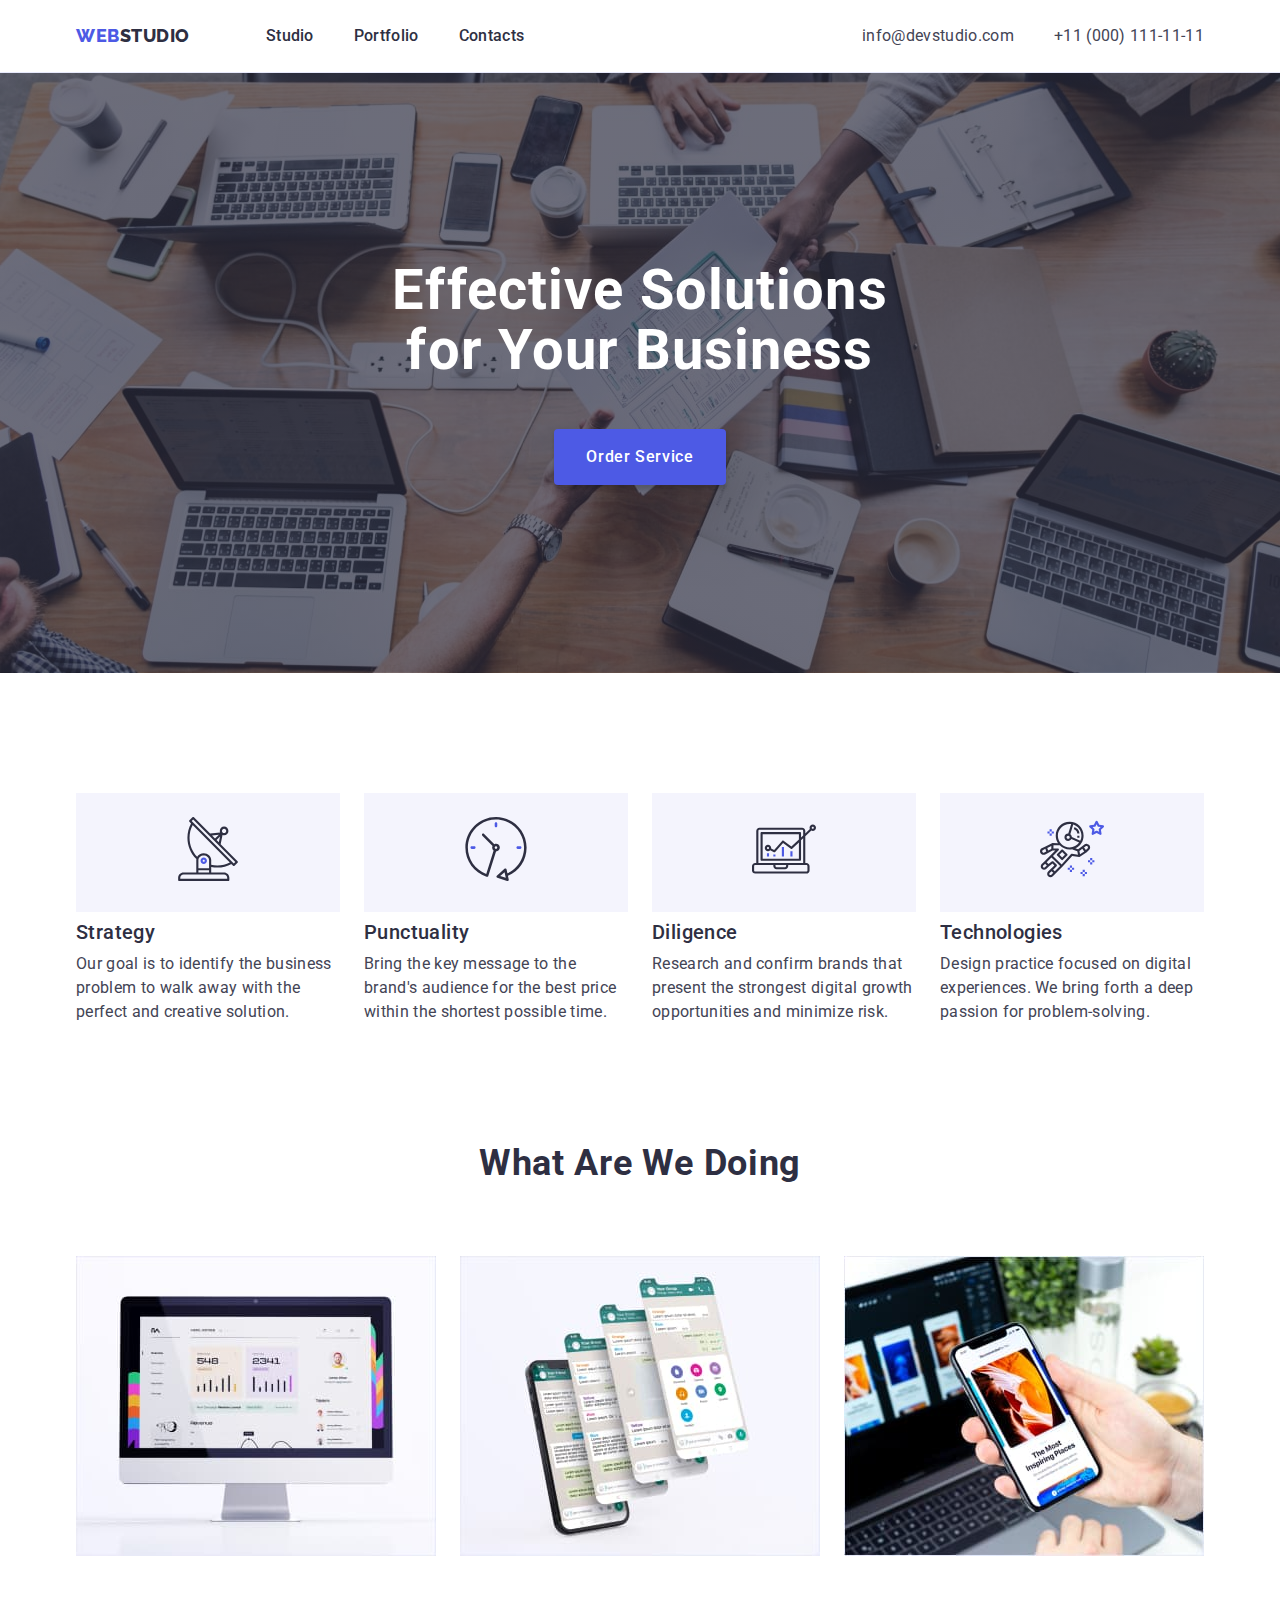
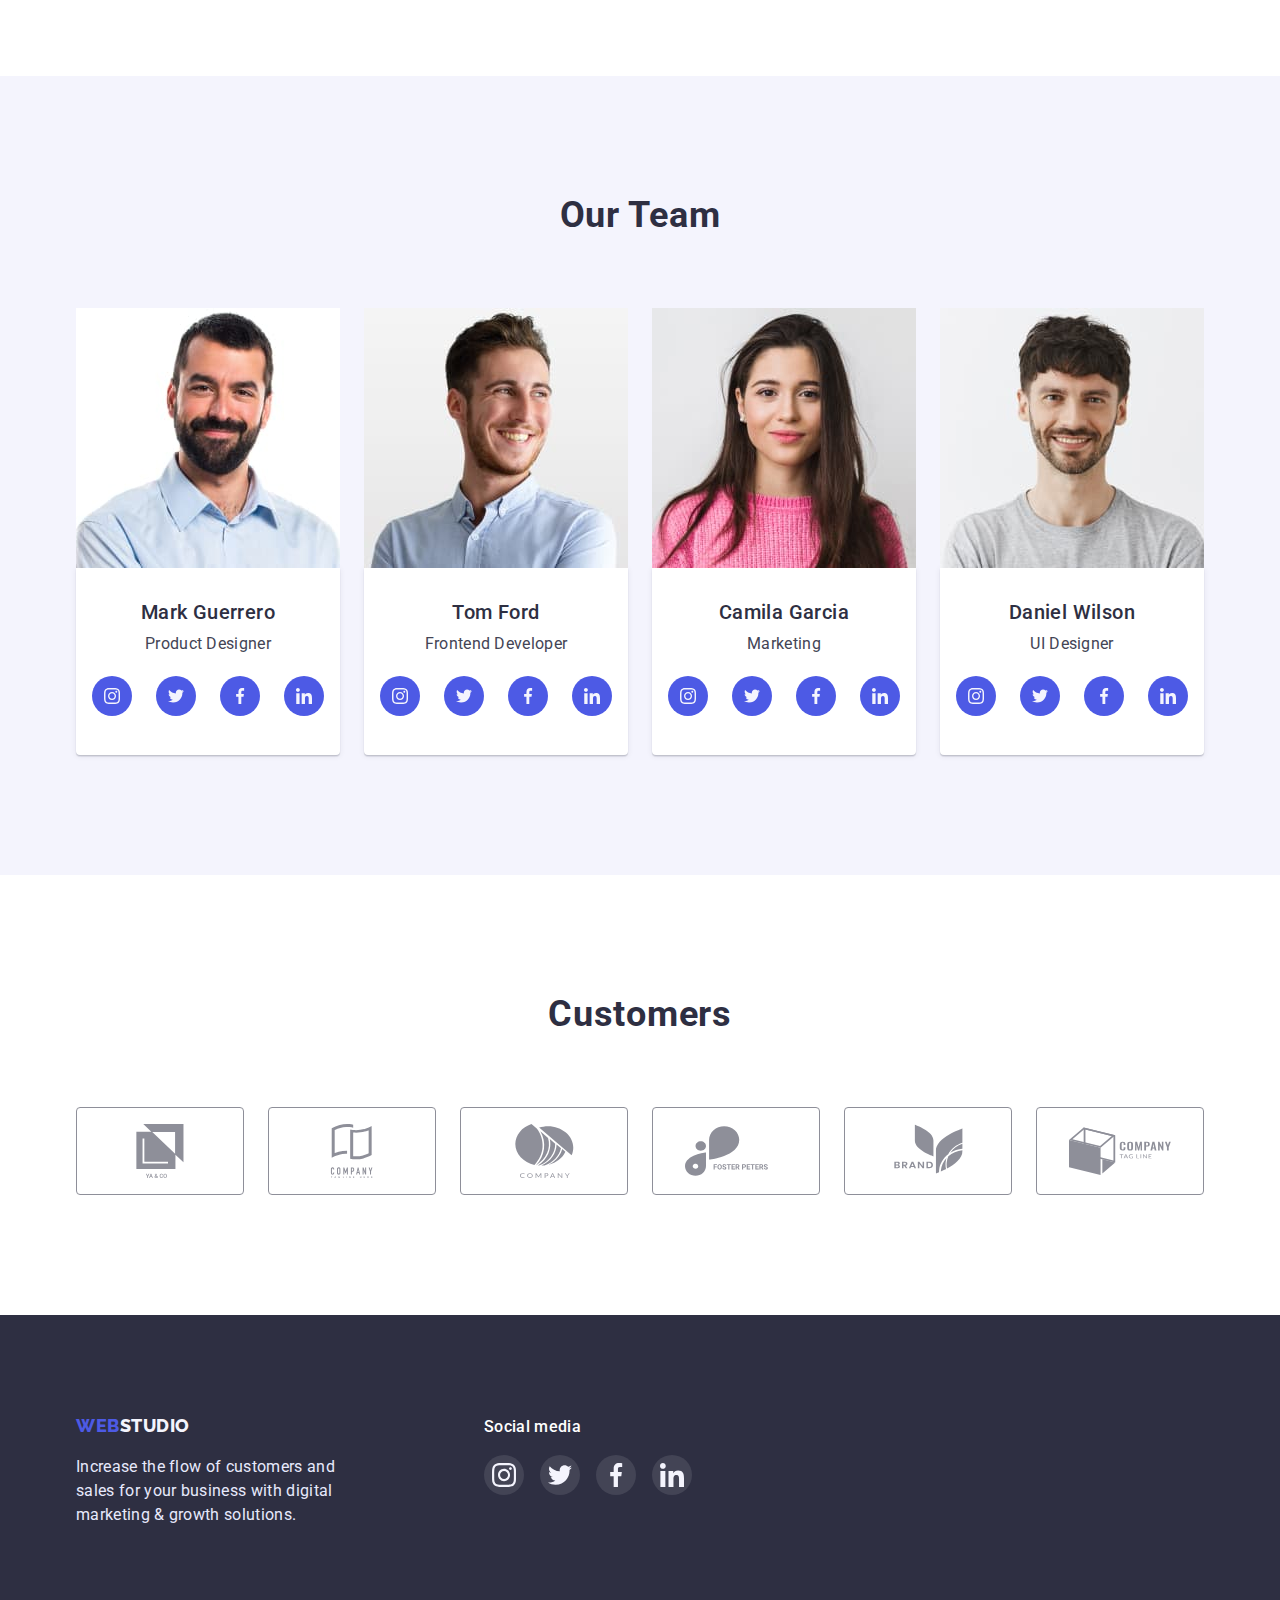
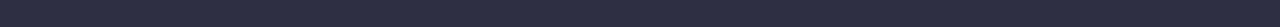
<file: index.html>
<!DOCTYPE html>
<html lang="en">
  <head>
    <meta charset="UTF-8" />
    <meta http-equiv="X-UA-Compatible" content="IE=edge" />
    <meta name="viewport" content="width=device-width, initial-scale=1.0" />
    <title>WebStudio</title>
    <link rel="preconnect" href="https://fonts.googleapis.com" />
    <link rel="preconnect" href="https://fonts.gstatic.com" crossorigin />
    <link
      href="https://fonts.googleapis.com/css2?family=Raleway:wght@800&family=Roboto:wght@400;500;700;900&display=swap"
      rel="stylesheet"
    />
    <link
      rel="stylesheet"
      href="https://cdn.jsdelivr.net/npm/modern-normalize@1.1.0/modern-normalize.css"
    />
    <link rel="stylesheet" href="./css/styles.css" />
  </head>
  <body>
    <!-- -----------------------HEADER -->
    <header class="header-size">
      <div class="container had-flex">
        <nav class="navigation">
          <!-- -------------logo -->
          <a class="logo link" href="./index.html"
            >Web<span class="logo-studio">Studio</span></a
          >
          <!-- ----------------menu -->
          <ul class="list flex-menu">
            <li class="flex-menu-item">
              <a class="link link-menu" href="./index.html">Studio</a>
            </li>
            <li class="flex-menu-item">
              <a class="link link-menu" href="./portfolio.html">Portfolio</a>
            </li>
            <li class="flex-menu-item">
              <a class="link link-menu" href="">Contacts</a>
            </li>
          </ul>
        </nav>
        <!-- ---------contacts-address -->
        <address class="addres-contact">
          <ul class="list contact-flex-menu">
            <li class="flex-address-item">
              <a class="link link-contact" href="mailto:info@devstudio.com"
                >info@devstudio.com</a
              >
            </li>
            <li class="flex-address-item">
              <a class="link link-contact" href="tel:+110001111111"
                >+11 (000) 111-11-11</a
              >
            </li>
          </ul>
        </address>
      </div>
    </header>
    <main>
      <!-- --------------------------BODY -->
      <!-- ---------------hero -->
      <section class="hero-section">
        <div class="container">
          <h1 class="hi-title">Effective Solutions for Your Business</h1>
          <button type="button" class="btn">Order Service</button>
        </div>
      </section>
      <!-- --------------about -->
      <section class="about-section">
        <div class="container">
          <h2 class="h-hide">About</h2>
          <ul class="list about-flex-container">
            <li class="about-list-item">
              <div class="about-block-item">
                <svg class="about-icon">
                  <use href="./images/icons.svg#icon-antenna-1"></use>
                </svg>
              </div>
              <h3 class="hiii-title">Strategy</h3>
              <p class="p-title">
                Our goal is to identify the business problem to walk away with
                the perfect and creative solution.
              </p>
            </li>
            <li class="about-list-item">
              <div class="about-block-item">
                <svg class="about-icon">
                  <use href="./images/icons.svg#icon-clock-1"></use>
                </svg>
              </div>
              <h3 class="hiii-title">Punctuality</h3>
              <p class="p-title">
                Bring the key message to the brand's audience for the best price
                within the shortest possible time.
              </p>
            </li>
            <li class="about-list-item">
              <div class="about-block-item">
                <svg class="about-icon">
                  <use href="./images/icons.svg#icon-diagram-1"></use>
                </svg>
              </div>
              <h3 class="hiii-title">Diligence</h3>
              <p class="p-title">
                Research and confirm brands that present the strongest digital
                growth opportunities and minimize risk.
              </p>
            </li>
            <li class="about-list-item">
              <div class="about-block-item">
                <svg class="about-icon">
                  <use href="./images/icons.svg#icon-astronaut-1"></use>
                </svg>
              </div>
              <h3 class="hiii-title">Technologies</h3>
              <p class="p-title">
                Design practice focused on digital experiences. We bring forth a
                deep passion for problem-solving.
              </p>
            </li>
          </ul>
        </div>
      </section>
      <!-- ------------what are we going -->
      <section class="what-going section">
        <div class="container">
          <h2 class="hii-title">What are we doing</h2>
          <ul class="list what-doing-flex">
            <li><img src="./images/img01.jpg" alt="pc" width="360" /></li>
            <li><img src="./images/img02.jpg" alt="mobile" width="360" /></li>
            <li><img src="./images/img03.jpg" alt="design" width="360" /></li>
          </ul>
        </div>
      </section>
      <!-- ---------------team -->
      <section class="team-section section">
        <div class="container">
          <h2 class="hii-title">Our Team</h2>
          <ul class="list team-flex-menu">
            <li class="team-card">
              <img src="./images/img1.jpg" alt="Mark Guerrero" width="264" />
              <div class="team-card-item">
                <h3 class="hiii-title">Mark Guerrero</h3>
                <p class="p-title">Product Designer</p>
                <ul class="team-social-block list">
                  <li class="team-social-li">
                    <a class="team-social-link" href="">
                      <svg class="tean-social-icon" width="16px" height="16px">
                        <use
                          href="./images/icons.svg#icon-instagram-2"
                        ></use></svg
                    ></a>
                  </li>

                  <li class="team-social-li">
                    <a class="team-social-link" href="">
                      <svg class="tean-social-icon" width="16px" height="16px">
                        <use
                          href="./images/icons.svg#icon-twitter-1"
                        ></use></svg
                    ></a>
                  </li>

                  <li class="team-social-li">
                    <a class="team-social-link" href="">
                      <svg class="tean-social-icon" width="16px" height="16px">
                        <use
                          href="./images/icons.svg#icon-facebook-1"
                        ></use></svg
                    ></a>
                  </li>

                  <li class="team-social-li">
                    <a class="team-social-link" href="">
                      <svg class="tean-social-icon" width="16px" height="16px">
                        <use
                          href="./images/icons.svg#icon-linkedin-1"
                        ></use></svg
                    ></a>
                  </li>
                </ul>
              </div>
            </li>
            <li class="team-card">
              <img src="./images/img2.jpg" alt="Tom Ford" width="264" />
              <div class="team-card-item">
                <h3 class="hiii-title">Tom Ford</h3>
                <p class="p-title">Frontend Developer</p>
                <ul class="team-social-block list">
                  <li class="team-social-li">
                    <a class="team-social-link" href="">
                      <svg class="tean-social-icon" width="16px" height="16px">
                        <use
                          href="./images/icons.svg#icon-instagram-2"
                        ></use></svg
                    ></a>
                  </li>

                  <li class="team-social-li">
                    <a class="team-social-link" href="">
                      <svg class="tean-social-icon" width="16px" height="16px">
                        <use
                          href="./images/icons.svg#icon-twitter-1"
                        ></use></svg
                    ></a>
                  </li>

                  <li class="team-social-li">
                    <a class="team-social-link" href="">
                      <svg class="tean-social-icon" width="16px" height="16px">
                        <use
                          href="./images/icons.svg#icon-facebook-1"
                        ></use></svg
                    ></a>
                  </li>

                  <li class="team-social-li">
                    <a class="team-social-link" href="">
                      <svg class="tean-social-icon" width="16px" height="16px">
                        <use
                          href="./images/icons.svg#icon-linkedin-1"
                        ></use></svg
                    ></a>
                  </li>
                </ul>
              </div>
            </li>
            <li class="team-card">
              <img src="./images/img3.jpg" alt="Camila Garcia" width="264" />
              <div class="team-card-item">
                <h3 class="hiii-title">Camila Garcia</h3>
                <p class="p-title">Marketing</p>
                <ul class="team-social-block list">
                  <li class="team-social-li">
                    <a class="team-social-link" href="">
                      <svg class="tean-social-icon" width="16px" height="16px">
                        <use
                          href="./images/icons.svg#icon-instagram-2"
                        ></use></svg
                    ></a>
                  </li>

                  <li class="team-social-li">
                    <a class="team-social-link" href="">
                      <svg class="tean-social-icon" width="16px" height="16px">
                        <use
                          href="./images/icons.svg#icon-twitter-1"
                        ></use></svg
                    ></a>
                  </li>

                  <li class="team-social-li">
                    <a class="team-social-link" href="">
                      <svg class="tean-social-icon" width="16px" height="16px">
                        <use
                          href="./images/icons.svg#icon-facebook-1"
                        ></use></svg
                    ></a>
                  </li>

                  <li class="team-social-li">
                    <a class="team-social-link" href="">
                      <svg class="tean-social-icon" width="16px" height="16px">
                        <use
                          href="./images/icons.svg#icon-linkedin-1"
                        ></use></svg
                    ></a>
                  </li>
                </ul>
              </div>
            </li>
            <li class="team-card">
              <img src="./images/img4.jpg" alt="Daniel Wilson" width="264" />
              <div class="team-card-item">
                <h3 class="hiii-title">Daniel Wilson</h3>
                <p class="p-title">UI Designer</p>
                <ul class="team-social-block list">
                  <li class="team-social-li">
                    <a class="team-social-link" href="">
                      <svg class="tean-social-icon" width="16px" height="16px">
                        <use
                          href="./images/icons.svg#icon-instagram-2"
                        ></use></svg
                    ></a>
                  </li>

                  <li class="team-social-li">
                    <a class="team-social-link" href="">
                      <svg class="tean-social-icon" width="16px" height="16px">
                        <use
                          href="./images/icons.svg#icon-twitter-1"
                        ></use></svg
                    ></a>
                  </li>

                  <li class="team-social-li">
                    <a class="team-social-link" href="">
                      <svg class="tean-social-icon" width="16px" height="16px">
                        <use
                          href="./images/icons.svg#icon-facebook-1"
                        ></use></svg
                    ></a>
                  </li>

                  <li class="team-social-li">
                    <a class="team-social-link" href="">
                      <svg class="tean-social-icon" width="16px" height="16px">
                        <use
                          href="./images/icons.svg#icon-linkedin-1"
                        ></use></svg
                    ></a>
                  </li>
                </ul>
              </div>
            </li>
          </ul>
        </div>
      </section>
      <!-- -------------------------customers -->

      <section class="section">
        <div class="container">
          <h2 class="hii-title">Customers</h2>
          <ul class="customers-block list">
            <li class="customers-li">
              <a class="customers-link" href="">
                <svg class="customers-icon">
                  <use href="./images/icons.svg#icon-group"></use></svg
              ></a>
            </li>

            <li class="customers-li">
              <a class="customers-link" href="">
                <svg class="customers-icon">
                  <use href="./images/icons.svg#icon-group2"></use></svg
              ></a>
            </li>

            <li class="customers-li">
              <a class="customers-link" href="">
                <svg class="customers-icon">
                  <use href="./images/icons.svg#icon-group3"></use></svg
              ></a>
            </li>

            <li class="customers-li">
              <a class="customers-link" href="">
                <svg class="customers-icon">
                  <use href="./images/icons.svg#icon-group4"></use></svg
              ></a>
            </li>

            <li class="customers-li">
              <a class="customers-link" href="">
                <svg class="customers-icon">
                  <use href="./images/icons.svg#icon-group5"></use></svg
              ></a>
            </li>

            <li class="customers-li">
              <a class="customers-link" href="">
                <svg class="customers-icon">
                  <use href="./images/icons.svg#icon-group6"></use></svg
              ></a>
            </li>
          </ul>
        </div>
      </section>
    </main>
    <!-- -----------------------FOOTER -->
    <footer class="footer-section">
      <div class="container foot-flex">
        <div>
          <a class="link logo" href="./index.html"
            >Web<span class="logo-footer">Studio</span></a
          >
          <p class="foot-info">
            Increase the flow of customers and sales for your business with
            digital marketing & growth solutions.
          </p>
        </div>
        <!-- -----------------social media -->
        <div class="social-media-foot">
          <h4 class="hiv-title">Social media</h4>
          <ul class="social-media-list list">
            <li class="foot-social-li">
              <a class="foot-social-link" href="">
                <svg class="foot-social-icon" width="24px" height="24px">
                  <use href="./images/icons.svg#icon-instagram-2"></use></svg
              ></a>
            </li>

            <li class="foot-social-li">
              <a class="foot-social-link" href="">
                <svg class="foot-social-icon" width="24px" height="24px">
                  <use href="./images/icons.svg#icon-twitter-1"></use></svg
              ></a>
            </li>

            <li class="foot-social-li">
              <a class="foot-social-link" href="">
                <svg class="foot-social-icon" width="24px" height="24px">
                  <use href="./images/icons.svg#icon-facebook-1"></use></svg
              ></a>
            </li>

            <li class="foot-social-li">
              <a class="foot-social-link" href="">
                <svg class="foot-social-icon" width="24px" height="24px">
                  <use href="./images/icons.svg#icon-linkedin-1"></use></svg
              ></a>
            </li>
          </ul>
        </div>
      </div>
    </footer>
  </body>
</html>
</file>
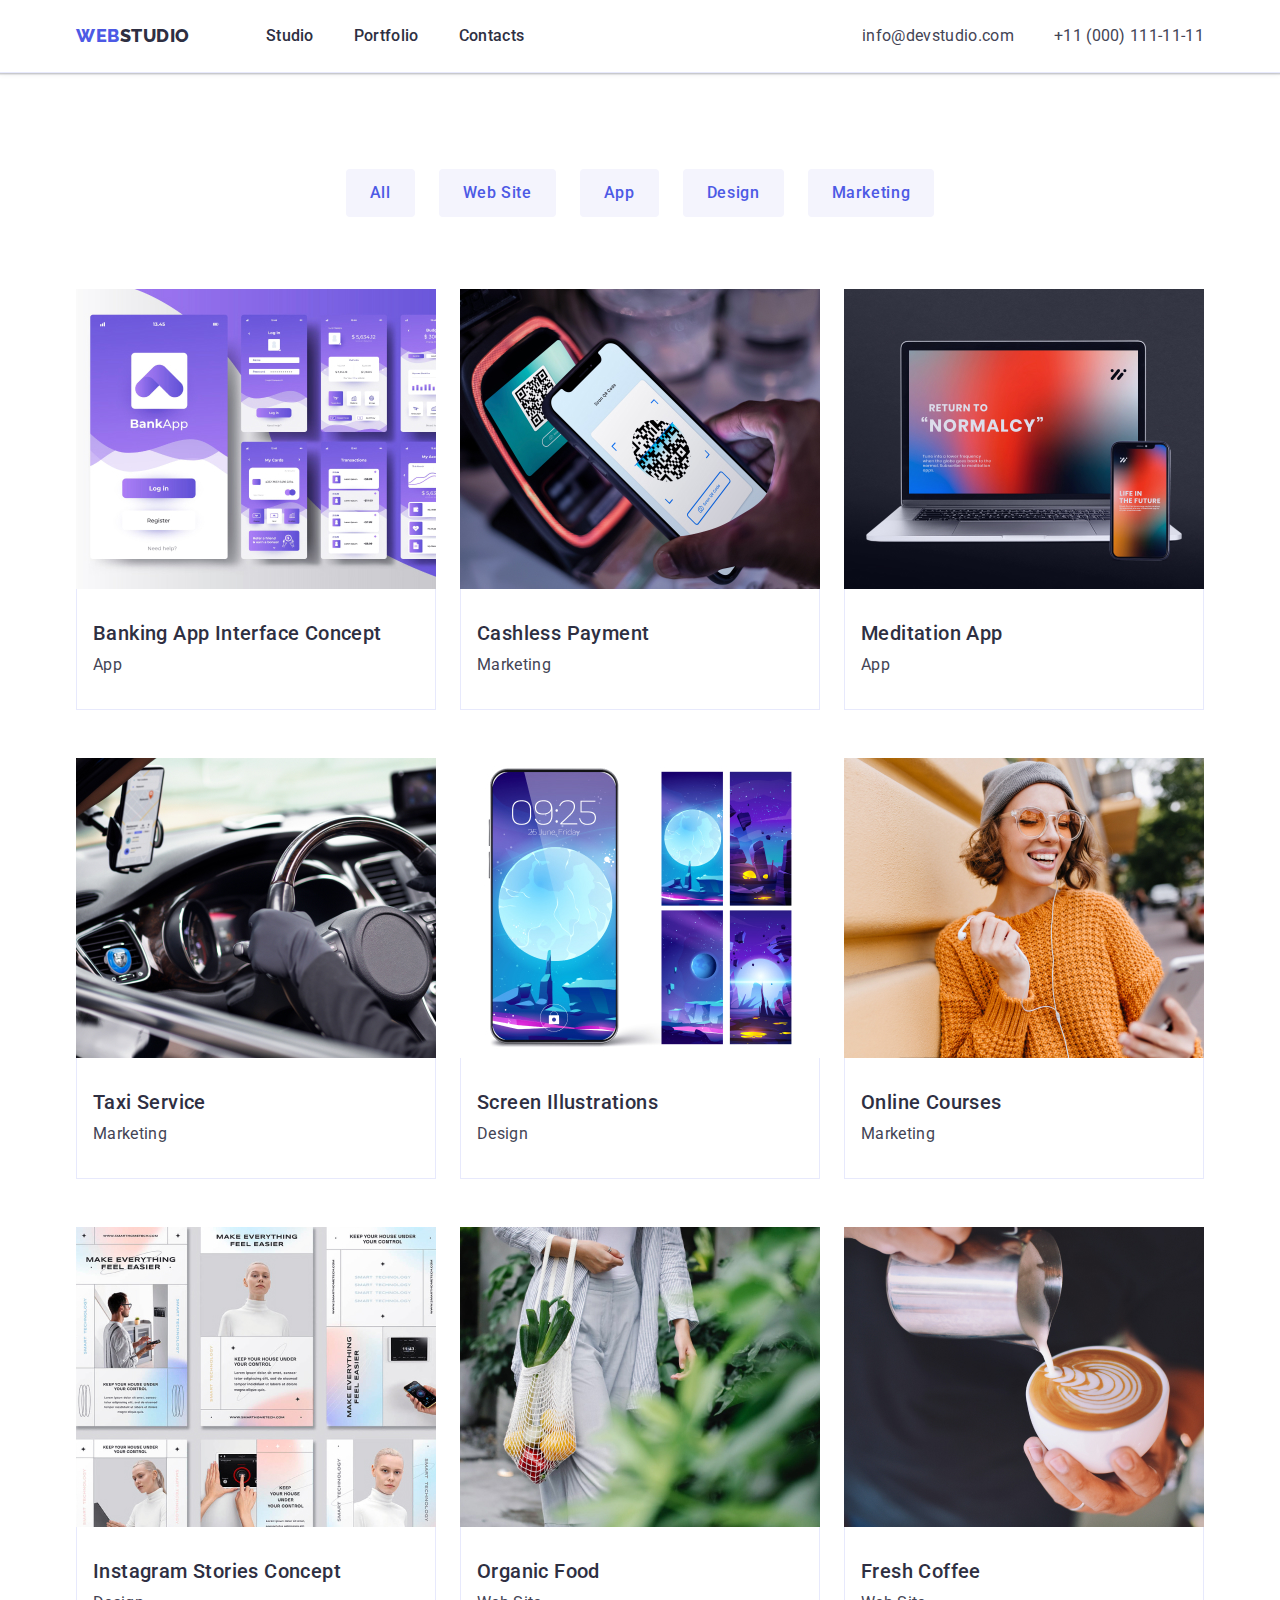
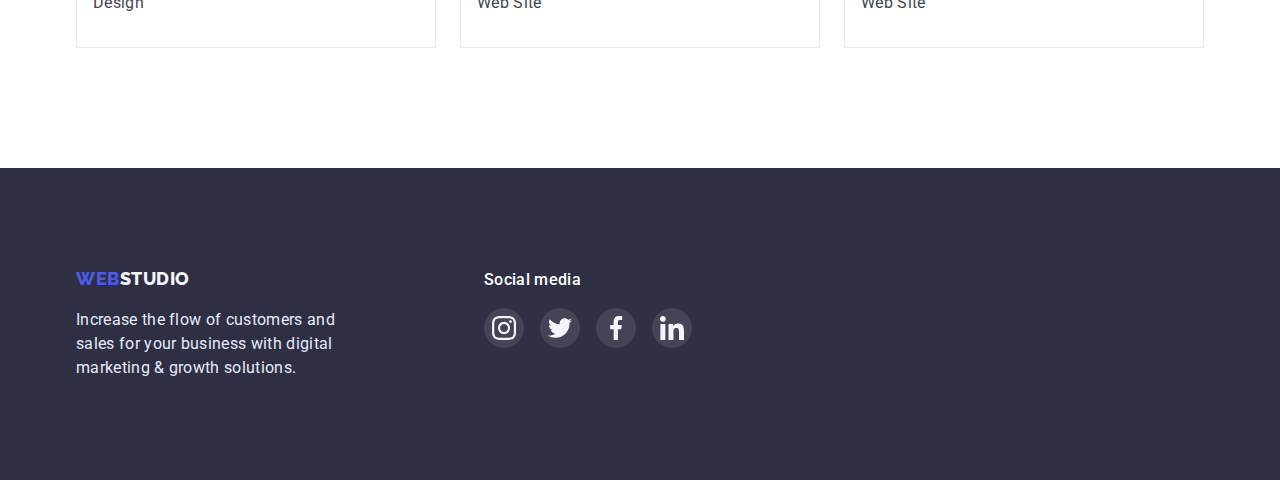
<file: portfolio.html>
<!DOCTYPE html>
<html lang="en">
  <head>
    <meta charset="UTF-8" />
    <meta http-equiv="X-UA-Compatible" content="IE=edge" />
    <meta name="viewport" content="width=device-width, initial-scale=1.0" />
    <title>Portfolio</title>
    <link rel="preconnect" href="https://fonts.googleapis.com" />
    <link rel="preconnect" href="https://fonts.gstatic.com" crossorigin />
    <link
      href="https://fonts.googleapis.com/css2?family=Raleway:wght@800&family=Roboto:wght@400;500;700;900&display=swap"
      rel="stylesheet"
    />
    <link
      rel="stylesheet"
      href="https://cdn.jsdelivr.net/npm/modern-normalize@1.1.0/modern-normalize.css"
    />
    <link rel="stylesheet" href="./css/styles.css" />
  </head>
  <body>
    <!-- -----------------------HEADER -->
    <header class="header-size">
      <div class="container had-flex">
        <nav class="navigation">
          <!-- -------------logo -->
          <a class="logo link" href="./index.html"
            >Web<span class="logo-studio">Studio</span></a
          >
          <!-- ----------------menu -->
          <ul class="list flex-menu">
            <li class="flex-menu-item">
              <a class="link link-menu" href="./index.html">Studio</a>
            </li>
            <li class="flex-menu-item">
              <a class="link link-menu" href="./portfolio.html">Portfolio</a>
            </li>
            <li class="flex-menu-item">
              <a class="link link-menu" href="">Contacts</a>
            </li>
          </ul>
        </nav>
        <!-- ---------contacts-address -->
        <address class="addres-contact">
          <ul class="list contact-flex-menu">
            <li class="flex-address-item">
              <a class="link link-contact" href="mailto:info@devstudio.com"
                >info@devstudio.com</a
              >
            </li>
            <li class="flex-address-item">
              <a class="link link-contact" href="tel:+110001111111"
                >+11 (000) 111-11-11</a
              >
            </li>
          </ul>
        </address>
      </div>
    </header>
    <!-- ------------------------------MAIN -->
    <main>
      <section class="filter-btn-section">
        <div class="container">
          <h1 class="h-hide">portfolio-filter</h1>
          <ul class="list btn-list">
            <li><button type="button" class="fltr-btn">All</button></li>
            <li><button type="button" class="fltr-btn">Web Site</button></li>
            <li><button type="button" class="fltr-btn">App</button></li>
            <li><button type="button" class="fltr-btn">Design</button></li>
            <li><button type="button" class="fltr-btn">Marketing</button></li>
          </ul>
        </div>

        <!-- --------------------------------content for filter -->
        <div class="container portf-content-section">
          <ul class="list filter-content">
            <li class="filter-content">
              <a class="link content-link" href=""
                ><img
                  src="./images/portfolio/img.jpg"
                  alt="terminal"
                  width="360"
                  height="300"
                />
                <div class="filter-content-item">
                  <h2 class="hiii-title">Banking App Interface Concept</h2>
                  <p class="p-title">App</p>
                </div>
              </a>
            </li>
            <li class="filter-content">
              <a class="link content-link" href=""
                ><img
                  src="./images/portfolio/img1.jpg"
                  alt="terminal"
                  width="360"
                  height="300"
                />
                <div class="filter-content-item">
                  <h2 class="hiii-title">Cashless Payment</h2>
                  <p class="p-title">Marketing</p>
                </div>
              </a>
            </li>
            <li class="filter-content">
              <a class="link content-link" href=""
                ><img
                  src="./images/portfolio/img2.jpg"
                  alt="App"
                  width="360"
                  height="300"
                />
                <div class="filter-content-item">
                  <h2 class="hiii-title">Meditation App</h2>
                  <p class="p-title">App</p>
                </div>
              </a>
            </li>
            <li class="filter-content">
              <a class="link content-link" href=""
                ><img
                  src="./images/portfolio/img3.jpg"
                  alt="taxi"
                  width="360"
                  height="300"
                />
                <div class="filter-content-item">
                  <h2 class="hiii-title">Taxi Service</h2>
                  <p class="p-title">Marketing</p>
                </div>
              </a>
            </li>
            <li class="filter-content">
              <a class="link content-link" href=""
                ><img
                  src="./images/portfolio/img4.jpg"
                  alt="screen"
                  width="360"
                  height="300"
                />
                <div class="filter-content-item">
                  <h2 class="hiii-title">Screen Illustrations</h2>
                  <p class="p-title">Design</p>
                </div>
              </a>
            </li>
            <li class="filter-content">
              <a class="link content-link" href=""
                ><img
                  src="./images/portfolio/img5.jpg"
                  alt="women"
                  width="360"
                  height="300"
                />
                <div class="filter-content-item">
                  <h2 class="hiii-title">Online Courses</h2>
                  <p class="p-title">Marketing</p>
                </div>
              </a>
            </li>
            <li class="filter-content">
              <a class="link content-link" href=""
                ><img
                  src="./images/portfolio/img6.jpg"
                  alt="ui-pages"
                  width="360"
                  height="300"
                />
                <div class="filter-content-item">
                  <h2 class="hiii-title">Instagram Stories Concept</h2>
                  <p class="p-title">Design</p>
                </div>
              </a>
            </li>
            <li class="filter-content">
              <a class="link content-link" href=""
                ><img
                  src="./images/portfolio/img7.jpg"
                  alt="food"
                  width="360"
                  height="300"
                />
                <div class="filter-content-item">
                  <h2 class="hiii-title">Organic Food</h2>
                  <p class="p-title">Web Site</p>
                </div>
              </a>
            </li>
            <li class="filter-content">
              <a class="link content-link" href=""
                ><img
                  src="./images/portfolio/img8.jpg"
                  alt="coffe"
                  width="360"
                  height="300"
                />
                <div class="filter-content-item">
                  <h2 class="hiii-title">Fresh Coffee</h2>
                  <p class="p-title">Web Site</p>
                </div>
              </a>
            </li>
          </ul>
        </div>
      </section>
    </main>
    <footer class="footer-section">
      <div class="container foot-flex">
        <div>
          <a class="link logo" href="./index.html"
            >Web<span class="logo-footer">Studio</span></a
          >
          <p class="foot-info">
            Increase the flow of customers and sales for your business with
            digital marketing & growth solutions.
          </p>
        </div>
        <!-- -----------------social media -->
        <div class="social-media-foot">
          <h4 class="hiv-title">Social media</h4>
          <ul class="social-media-list list">
            <li class="foot-social-li">
              <a class="foot-social-link" href="">
                <svg class="foot-social-icon" width="24px" height="24px">
                  <use href="./images/icons.svg#icon-instagram-2"></use></svg
              ></a>
            </li>

            <li class="foot-social-li">
              <a class="foot-social-link" href="">
                <svg class="foot-social-icon" width="24px" height="24px">
                  <use href="./images/icons.svg#icon-twitter-1"></use></svg
              ></a>
            </li>

            <li class="foot-social-li">
              <a class="foot-social-link" href="">
                <svg class="foot-social-icon" width="24px" height="24px">
                  <use href="./images/icons.svg#icon-facebook-1"></use></svg
              ></a>
            </li>

            <li class="foot-social-li">
              <a class="foot-social-link" href="">
                <svg class="foot-social-icon" width="24px" height="24px">
                  <use href="./images/icons.svg#icon-linkedin-1"></use></svg
              ></a>
            </li>
          </ul>
        </div>
      </div>
    </footer>
  </body>
</html>
</file>
<file: css/styles.css>
:root {
  /* Primary Brand  */
  --iris: #4d5ae5;

  /* Pressed state */
  --ocean: #404bbf;

  /* Dark */
  --navy-blue: #2e2f42;

  /* Text */
  --slate: #434455;

  /* Subtle Text*/
  --light-slate: #8e8f99;

  /* Accent */
  --cornflower: #e7e9fc;

  /* Light */
  --cloud: #f4f4fd;

  /* Modal overlay */
  --navy-blue-modal: #2e2f42;

  /* Success */
  --green: #31d0aa;
  /* background  */
  --white-color: #ffffff;
}
h1,
h2,
h3,
h4,
p {
  margin-top: 0;
  margin-bottom: 0;
}
ul,
ol {
  margin-top: 0;
  margin-bottom: 0;
  padding-left: 0;
}
img {
  display: block;
  max-width: 100%;
  height: auto;
}
.list {
  list-style: none;
}
.link {
  text-decoration: none;
}
body {
  background-color: var(--white-color);
  font-family: "Roboto", sans-serif;
  font-style: normal;
  font-weight: 400;
  font-size: 16px;
  line-height: 1.5;
  letter-spacing: 0.02em;
  color: var(--slate);
}
.section {
  padding-top: 120px;
  padding-bottom: 120px;
}
/*---------------------------- h1-h3, p setting */

.hii-title {
  font-weight: 700;
  font-size: 36px;
  line-height: 1.11;
  letter-spacing: 0.02em;
  text-align: center;
  color: var(--navy-blue);
  text-transform: capitalize;

  margin-bottom: 72px;
}
.h-hide {
  display: none;
}
.hiii-title {
  font-weight: 500;
  font-size: 20px;
  line-height: 1.2;
  color: var(--navy-blue);
  letter-spacing: 0.02em;
  margin-bottom: 8px;
}
.hiv-title {
  font-weight: 500;
  font-size: 16px;
  line-height: 1.5;
  color: var(--white-color);
  letter-spacing: 0.02em;
  margin-bottom: 16px;
}
.p-title {
  color: var(--slate);
}
/* ul {
  list-style: none;
}
a {
  text-decoration: none;
}
/*---- 
* {
  list-style: none;
  text-decoration: none;
} 
-----*/
/* --------------------HEADER----------------- */
.header-size {
  padding-top: 24px;
  padding-bottom: 24px;
  border-bottom: 1px solid #e7e9fc;
  box-shadow: 0px 2px 1px rgba(46, 47, 66, 0.08),
    0px 1px 1px rgba(46, 47, 66, 0.16), 0px 1px 6px rgba(46, 47, 66, 0.08);
}
.container {
  width: 1158px;
  margin-left: auto;
  margin-right: auto;
  padding-left: 15px;
  padding-right: 15px;
}
.had-flex {
  display: flex;
  align-items: center;
  justify-content: space-between;
}
.navigation {
  display: flex;
  align-items: center;
}

/* -------------------logo */
.logo {
  font-family: "Raleway", sans-serif;
  font-style: normal;
  font-weight: 800;
  font-size: 18px;
  line-height: 1.17;
  color: var(--iris);
  letter-spacing: 0.03em;
  text-transform: uppercase;
  margin-right: 76px;
}
.logo-studio {
  color: var(--navy-blue);
}
.logo-footer {
  font-size: 18px;
  line-height: 1.17;
  color: var(--cloud);
}
.flex-menu {
  display: flex;
  align-items: center;
}
.flex-menu-item:not(:last-child) {
  margin-right: 40px;
}
.link-menu {
  font-size: 16px;
  font-weight: 500;
  line-height: 1.5;
  color: var(--navy-blue);
}

.flex-address-item:not(:last-child) {
  margin-right: 40px;
}

.link-menu:hover,
.link-menu:focus,
.link-contact:hover,
.addres-contact:focus {
  color: var(--ocean);
}
/* ------------------------address */
.addres-contact {
  font-style: normal;
}
.contact-flex-menu {
  display: flex;
  align-items: center;
}
.link-contact {
  color: var(--slate);
}
.link-contact:hover,
.link-contact:focus {
  color: var(--ocean);
}
/* ----------------------------BODY */
/* -----------hero */
/* .hero-flex {
  display: flex;
  align-items: center;
} */
.hi-title {
  font-weight: 700;
  font-size: 56px;
  line-height: 1.07;
  text-align: center;
  color: var(--white-color);
  letter-spacing: 0.02em;
  margin-left: auto;
  margin-right: auto;
  margin-bottom: 48px;
  width: 496px;
}
.hero-section {
  max-width: 1440px;
  background-color: var(--navy-blue);
  margin-left: auto;
  margin-right: auto;
  padding-top: 188px;
  padding-bottom: 188px;

  background-image: linear-gradient(
      to right,
      rgba(46, 47, 66, 0.7),
      rgba(46, 47, 66, 0.7)
    ),
    url(../images/people-office\ 1-min.jpg);
  background-size: cover;
  background-position: center;
  background-repeat: no-repeat;
}
.btn {
  padding-top: 16px;
  padding-bottom: 16px;
  padding-left: 32px;
  padding-right: 32px;
  box-shadow: 0px 4px 4px rgba(0, 0, 0, 0.15);
  border-radius: 4px;
  font-family: "Roboto", sans-serif;
  font-weight: 500;
  font-size: 16px;
  line-height: 1.5;
  color: var(--white-color);
  background: var(--iris);
  letter-spacing: 0.04em;
  cursor: pointer;
  display: block;
  margin: auto;
  border: none;
}
/* ------------------------about */
.about-section {
  padding-top: 120px;
}
.about-block-item {
  padding: 24px 100px;
  margin-bottom: 8px;
  background-color: var(--cloud);
}
.about-icon {
  width: 64px;
  height: 64px;
  justify-content: center;
}

.about-title {
  display: flex;
  flex-wrap: wrap;
  gap: 30px;
}
.about-flex-container {
  display: flex;
  align-items: center;
  gap: 24px;
}
/* .about-list-item:not(:last-child) {
  margin-right: 40px;
} */
/* ------------what are we doing */
.what-doing-flex {
  display: flex;
  flex-wrap: wrap;
  gap: 24px;
}

/* -----------team section */
.team-section {
  background: var(--cloud);
}
.team-flex-menu {
  display: flex;
  flex-wrap: wrap;
  gap: 24px;
}
.team-card-item {
  padding-top: 32px;
  padding-bottom: 32px;
  text-align: center;
  background: #ffffff;
  box-shadow: 0px 1px 6px rgba(46, 47, 66, 0.08),
    0px 1px 1px rgba(46, 47, 66, 0.16), 0px 2px 1px rgba(46, 47, 66, 0.08);
  border-radius: 0px 0px 4px 4px;
}
.team-social-block {
  padding-top: 20px;
  padding-left: 16px;
  padding-right: 16px;
  display: flex;
  flex-wrap: wrap;
  gap: 24px;
}

.team-social-link {
  background-color: var(--iris);
  display: inline-block;
  border-radius: 50%;
  width: 40px;
  height: 40px;
}
.team-social-link:hover,
.team-social-link:focus {
  background-color: var(--ocean);
}
.tean-social-icon {
  margin: 12px;
  fill: var(--cloud);
}
/* ------------------------customers */
.customers-block {
  display: flex;
  flex-wrap: wrap;
  column-gap: 24px;
}
.customers-li {
  display: flex;
}
.customers-link {
  width: 168px;
  height: 88px;
  padding: 16px 32px;
  border: 1px solid #8e8f99;
  border-radius: 4px;
  fill: var(--light-slate);
}
.customers-icon {
  width: 100%;
  height: 100%;
}
.customers-link:hover,
.customers-link:focus {
  fill: var(--ocean);
}
/* -------------------------------FOOTER */

.footer-section {
  display: flex;
  background: var(--navy-blue);
  padding-top: 100px;
  padding-bottom: 100px;
}
.foot-flex {
  display: flex;
  flex-wrap: wrap;
  gap: 24px;
}
.foot-info {
  color: var(--cornflower);
  width: 264px;
  margin-top: 16px;
}
.foot-container {
  width: 264px;
  margin-left: auto;
  margin-right: 120px;
  padding-left: 15px;
  padding-right: 15px;
}
.social-media-foot {
  margin-left: 120px;
}
.social-media-list {
  display: flex;
  flex-wrap: wrap;
  gap: 16px;
}
/* .foot-social-li {
  background-color: var(--slate);
  border-radius: 50%;
  width: 40px;
  height: 40px;
} */
.foot-social-link {
  display: inline-block;
  background-color: var(--slate);
  border-radius: 50%;
  width: 40px;
  height: 40px;
}
.foot-social-link:hover,
.foot-social-link:focus {
  background-color: var(--green);
}
.foot-social-icon {
  fill: var(--cloud);
  margin: 8px;
}
/* --------------------------------------------PORTFOLIO */
.filter-btn-section {
  padding-top: 96px;
}
.btn-list {
  display: flex;
  justify-content: center;
  gap: 24px;
}
.portf-content-section {
  margin-top: 72px;
  margin-bottom: 120px;
}
.filter-content {
  display: flex;
  flex-wrap: wrap;
  column-gap: 24px;
  row-gap: 48px;
}
.filter-content-item {
  border-left: 1px solid #e7e9fc;
  border-right: 1px solid #e7e9fc;
  border-bottom: 1px solid #e7e9fc;
  padding-top: 32px;
  padding-bottom: 32px;
  padding-left: 16px;
}
.content-link:hover {
  box-shadow: 0px 1px 6px rgba(46, 47, 66, 0.08),
    0px 1px 1px rgba(46, 47, 66, 0.16), 0px 2px 1px rgba(46, 47, 66, 0.08);
}
.fltr-btn {
  font-family: "Roboto", sans-serif;
  font-weight: 500;
  font-size: 16px;
  line-height: 1.5;
  color: var(--iris);
  background: var(--cloud);
  border: 1px solid #e7e9fc;
  border-radius: 4px;
  letter-spacing: 0.04em;
  cursor: pointer;
  align-items: center;
  padding: 12px 24px;
  border: none;
}
.btn:hover,
.btn:focus,
.fltr-btn:hover,
.fltr-btn:focus {
  color: var(--white-color);
  background: var(--ocean);
  box-shadow: 0px 3px 1px rgba(0, 0, 0, 0.1), 0px 2px 1px rgba(0, 0, 0, 0.08),
    0px 2px 2px rgba(0, 0, 0, 0.12);
  border: none;
}
</file>
